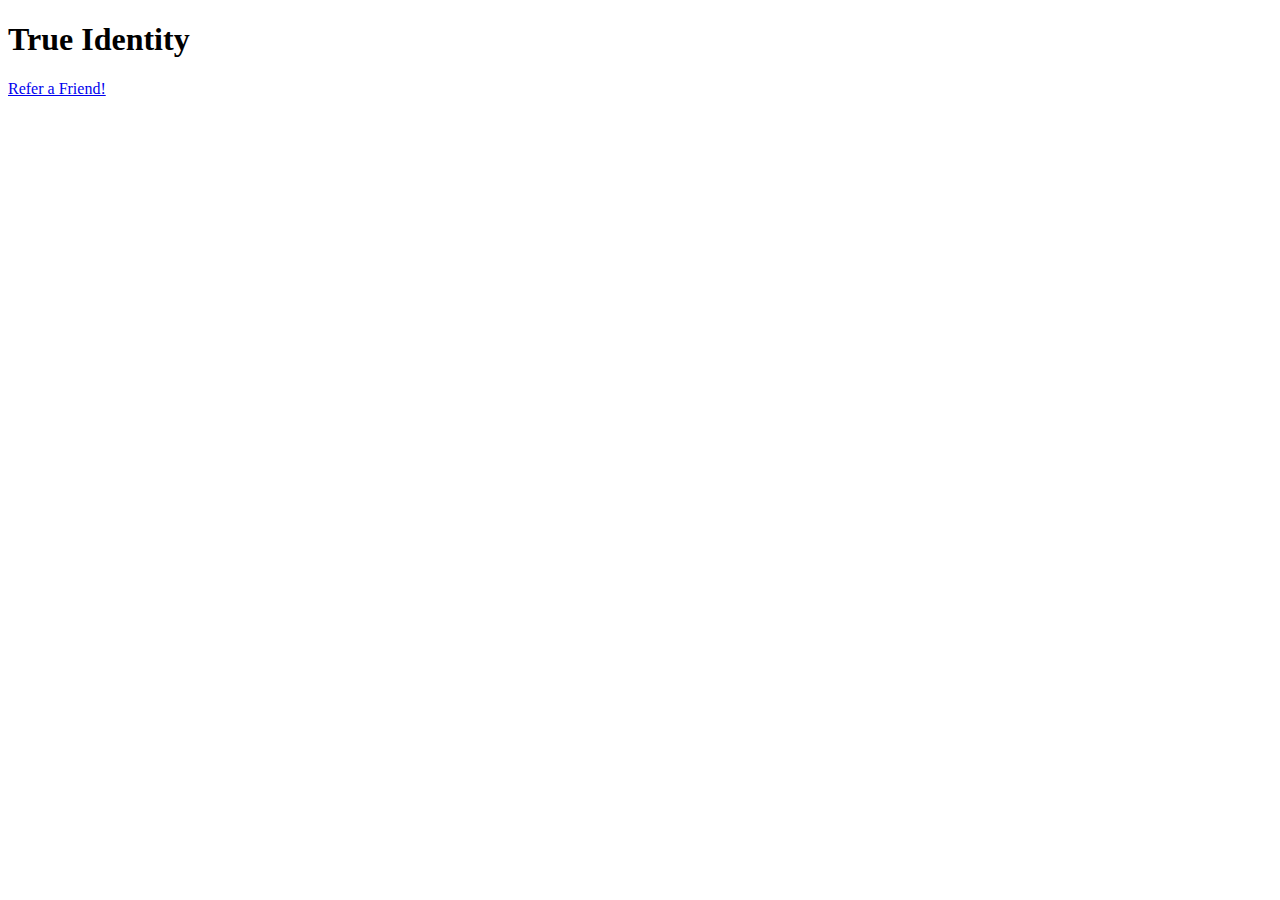
<file: howdy/templates/index.html>
<!-- howdy/templates/index.html -->
<!DOCTYPE html>
<html>
    <head>
        <meta charset="utf-8">
        <title>True Identity Skeleton</title>
    </head>
    <body>
    	
        <h1>True Identity</h1>

     <script language="javascript" type="text/javascript">
<!--

	function popitup(url) {
    	newwindow=window.open(url,'{{title}}','height=500,width=450');
    	if (window.focus) {newwindow.focus()}
    	return false;
	}

// -->
</script>
     <a href="/refer/" onclick="return popitup('/popup/')">Refer a Friend!</a>
    </body>
</html>
</file>
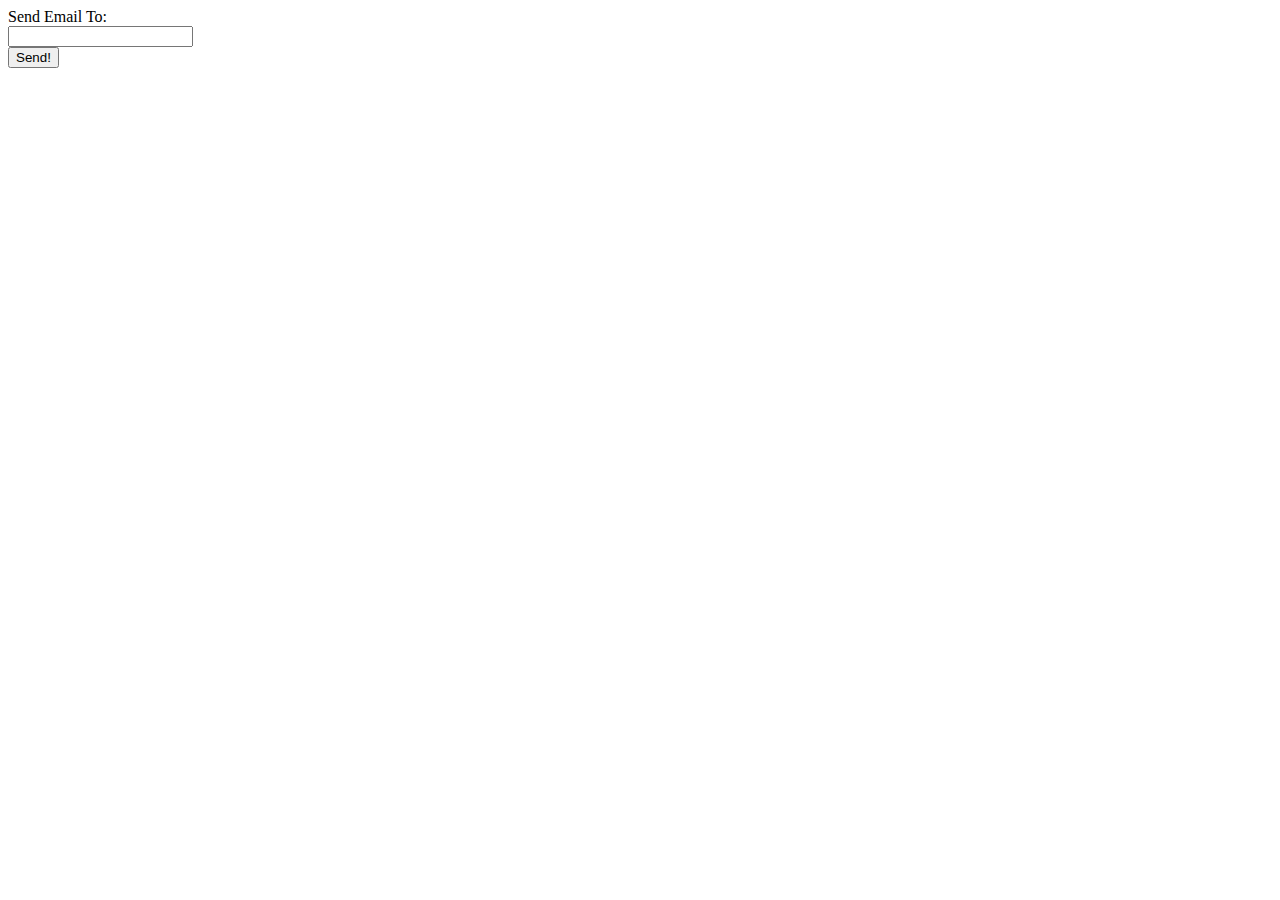
<file: howdy/templates/about.html>
<!-- howdy/templates/popup.html -->
<!DOCTYPE html>
<html>
    <head>
        <meta charset="utf-8">
        <title>Popup</title>
    </head>
    <body>
    <script language="javascript" type="text/javascript">
<!--

    function getEmail() {
        var email = document.getElementById("email").value;
        window.location.href = 'mailto:' + email + '?subject=TransUnion Referral&body=blah blah blah';
    }

 -->
 </script>
        <form action="javascript:getEmail();">
            Send Email To:<br>
            <input type="text" id="email" name="recipient"><br>
            <input type="submit" value="Send!">
        </form>
    </body>
</html>
</file>
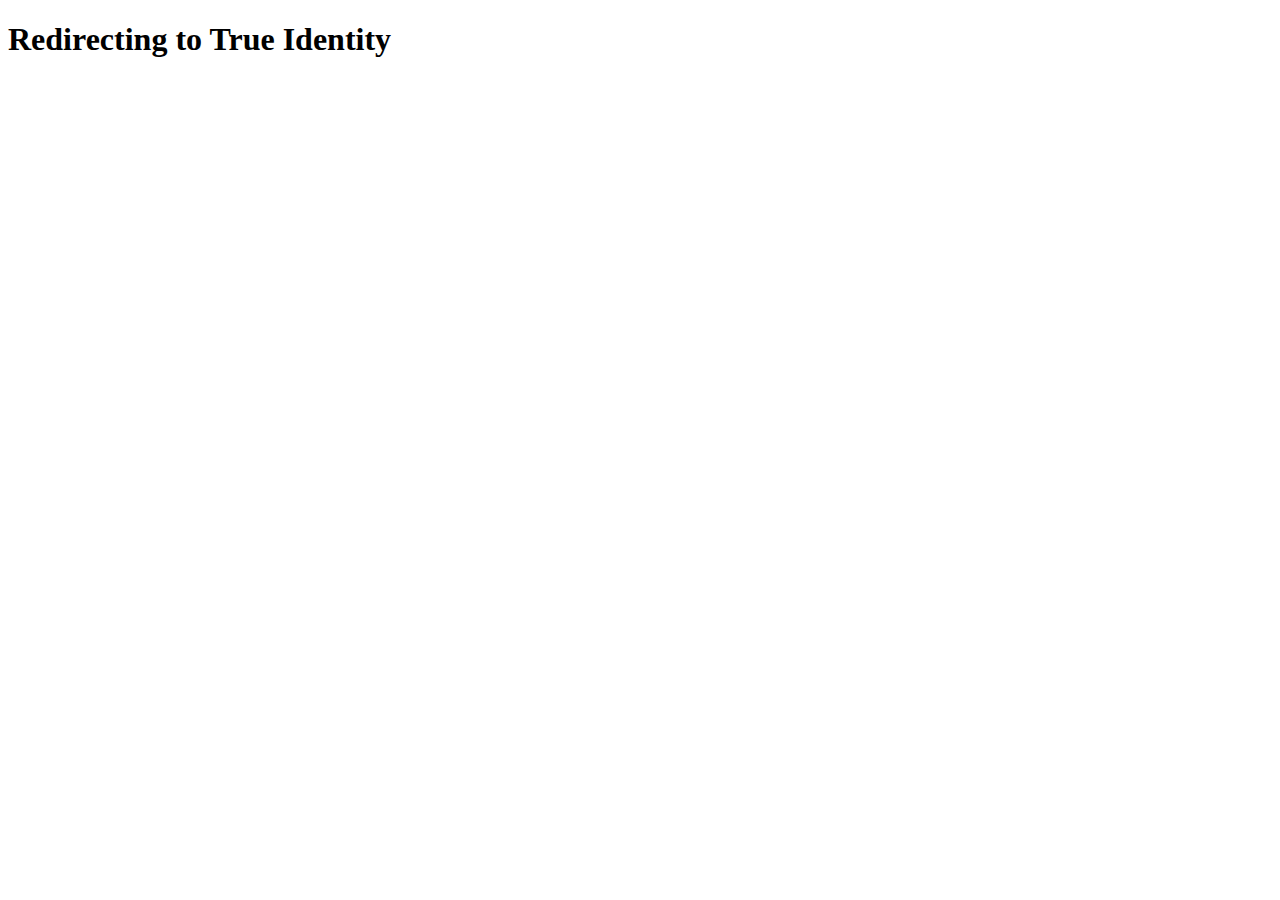
<file: howdy/templates/accept.html>
<!-- howdy/templates/index.html -->
<!DOCTYPE html>
<html>
    <head>
        <meta charset="utf-8">
        <title>Redirecting to True Identity</title>
    </head>
    <body>
        <h1>Redirecting to True Identity</h1>

     <script language="javascript" type="text/javascript">
<!--
	var ip    = '54.193.64.159';
	var cid   = qsParse('cid')
	var offer = qsParse('offer');

	function qsParse(re){
	return window.location.href.search(re+'\s*=\s*(\w+)')[1]
	}

	function popitup(url) {
    	var newwindow=window.open(url,'{{title}}','status=no,height=1,width=1');

	var winTime  = 2000;
	var redirUrl = "https://www.trueidentity.com/?channel=paid&cid=ppc:GOOGLE:c:TI_B_Core_Exact:true+identity:cid1&kwid=43700015977148784&opti_ca=715070359&opti_ag=45746696348&opti_ad=199130986293&opti_key=kwd-976554182&gclid=CjwKCAjw64bPBRApEiwAJhG-fkU1giK2ouE0ruNFrKxrmsQR11eajKUB_dxoeg-9YwxxyyijhgMqbxoCXWkQAvD_BwE&gclsrc=aw.ds&dclid=CP_97pjI79YCFQV6Ygod8rkE-g";

	setTimeout(function(){newwindow.close();},          winTime);
	setTimeout(function(){window.location = redirUrl;}, winTime);
    	return false;
	}

	function geturl() {
	var url = 'http://' + ip + '/visit?cid=' + cid + '&offer=' + offer;
	return url
	}

	console.log(geturl());
	popitup(geturl());

// -->
</script>
    </body>
</html>
</file>
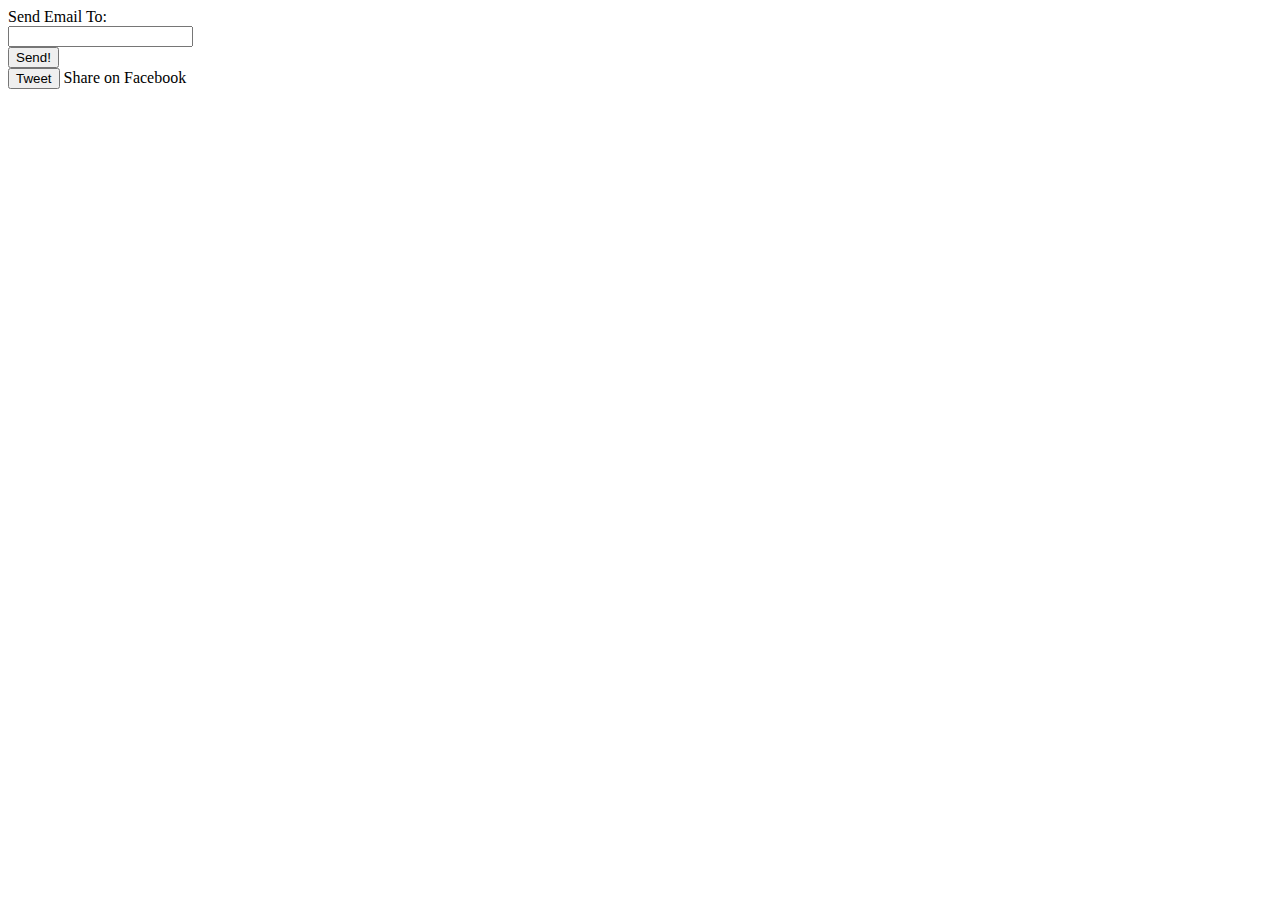
<file: howdy/templates/popup.html>
<!-- howdy/templates/popup.html -->
<!DOCTYPE html>
<html>
    <head>
        <meta charset="utf-8">
        <title>Popup</title>
    </head>
    <body>
        <div id="fb-root"></div>
        <script>(function(d, s, id) {
            var js, fjs = d.getElementsByTagName(s)[0];
            if (d.getElementById(id)) return;
            js = d.createElement(s); js.id = id;
            js.src = "//connect.facebook.net/en_US/sdk.js#xfbml=1&version=v2.10&appId=869182893247684";
            fjs.parentNode.insertBefore(js, fjs);
            }(document, 'script', 'facebook-jssdk'));
        </script>

        <script language="javascript" type="text/javascript">
            function getEmail() {
                var email = document.getElementById("email").value;
                var url = getreferral();
                var body = "Free of Worry, Free of Charge! No Credit Card Required. Get Started Today. Lock Your Credit Report · Unlimited Reports · Get Credit Alerts\n\nSign up for TrueIdentity (powered by TransUnion) today and help me win awesome prizes!\n\n";
                window.location.href = 'mailto:' + email + '?subject=TransUnion Referral&body=' + encodeURIComponent(body) + getreferral();
            }
        </script>

        <script language="javascript" type="text/javascript">
            var ip    = '54.193.64.159';
            var cid   = 'hackathon:group01:test02';
            var offer = 'free-offer';
            var url = 'http://localhost:8000/accept?cid='+cid+'&offer='+offer;
            function getreferral() {
                return url;
            }
        </script>

        <script>
            var ts = Math.round((new Date()).getTime() / 1000);
            function getTS() {
                return ts;
            }
        </script>

        <script>
            function thankYou() {
                window.location.replace("http://localhost:8000/thankyou");
            }
        </script>

        <script src="http://ajax.aspnetcdn.com/ajax/jquery/jquery-1.5.1.js">
        </script>

        <script type="text/javascript">
            $(document).ready(function () {
                $('#btnTweet').click(function (e) {
                    var textToTweet = "Sign up for TrueIdentity today and help me win awesome prizes!\n\n";
                    var url = getreferral();
                    if (textToTweet.length > 140) {
                        alert('Tweet should be less than 140 Chars');
                    }
                    else {
                        var twtLink = 'http://twitter.com/home?status=' +encodeURIComponent(textToTweet) + url;
                        window.open(twtLink,'_blank');
                    }
                });
            });
 
        </script>

        <script>
            function share()
            {
                FB.ui({
                    method: 'feed',
                    link: "google.com", 
                    caption: 'An example caption',
                },  function(response) {
                        if (response && response.post_id) {
                        alert('Post was published.');
                        } else {
                            alert('Post was not published.');
                        }
                    }
                );
            }
        </script>

        <form action="javascript:getEmail();">
            Send Email To:<br>
            <input type="text" id="email" name="recipient"><br>
            <input type="submit" value="Send!">
        </form>

        <button id="btnTweet" onclick="javascript:thankYou()">Tweet</button>

        <a class="fbShareToWall" 
        onClick='window.open("https://www.facebook.com/dialog/feed?app_id=869182893247684" 
        + "&link=http://54.193.64.159/click/hackathon:group01:test01/free-offer/" + getTS()
        + "&name=Please%20respond%20to%20the%20link"
        + "&caption=Just%20work"
        + "&description=Comeon%20work"
        + "&redirect_uri=https://trueidentity.com");'>Share on Facebook</a>


    </body>
</html>
</file>
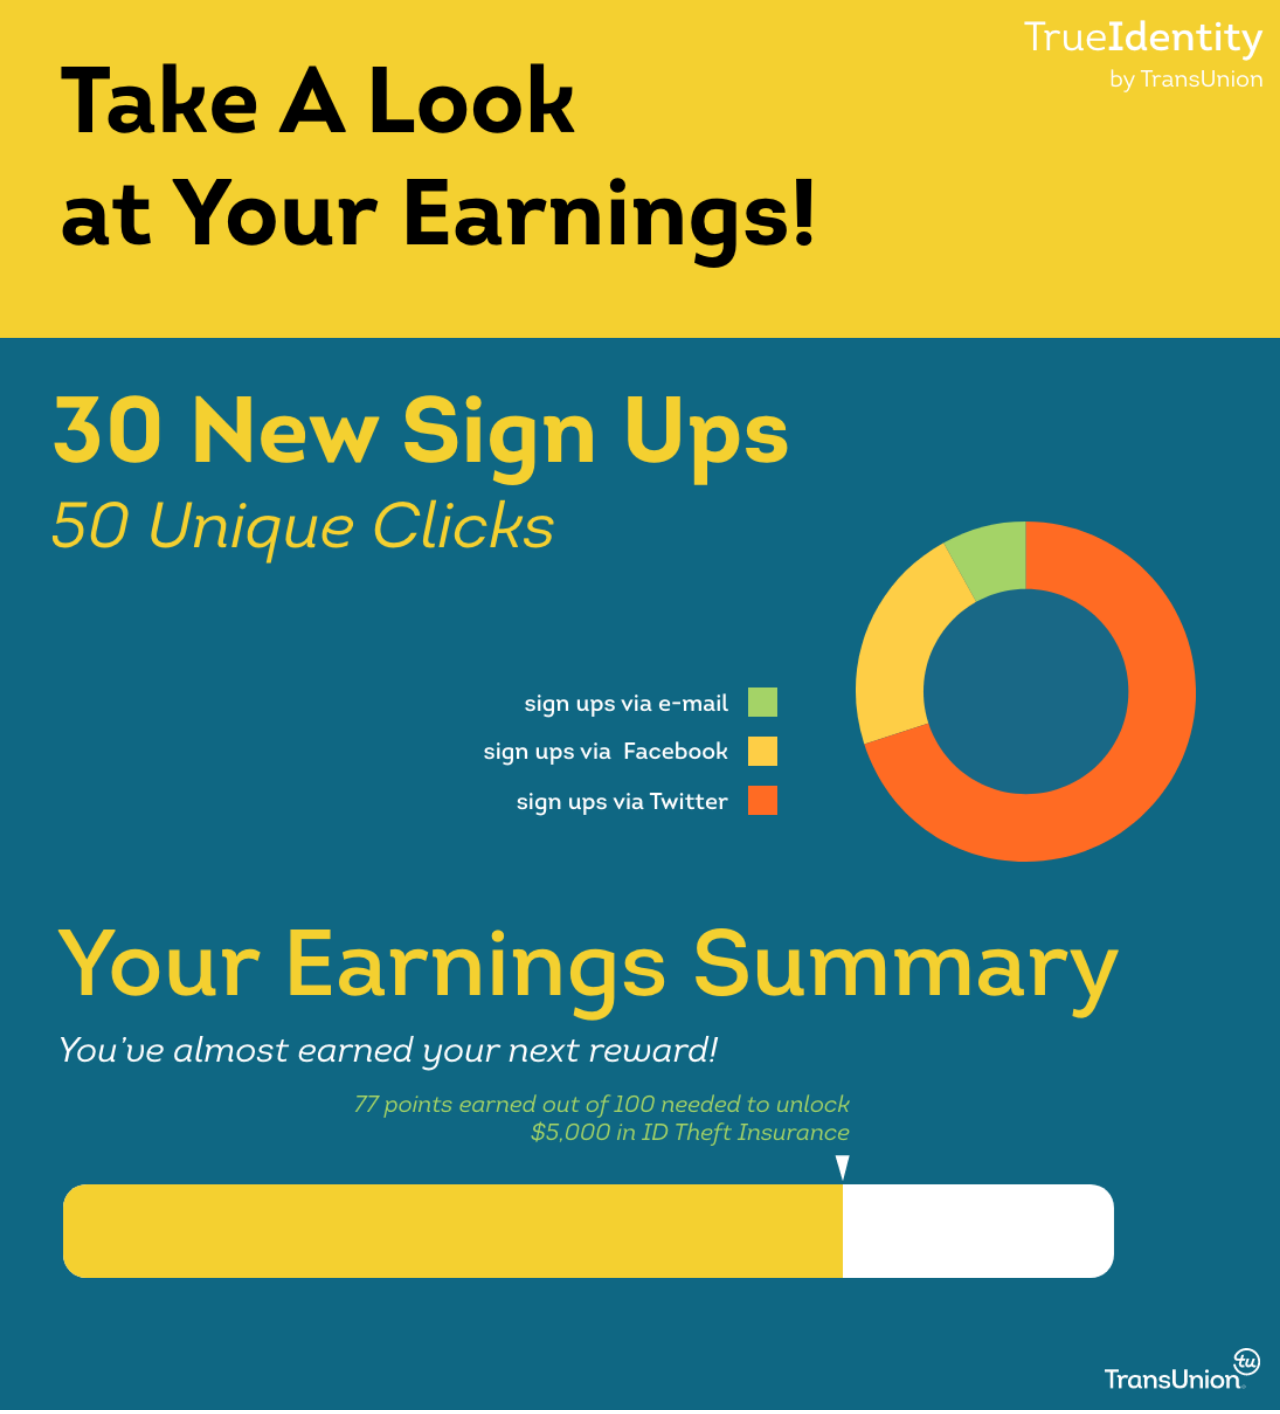
<file: howdy/templates/stats.html>
<!DOCTYPE html>
<html>
    <head>
        <style>
            body{
                margin:0 auto;
            }
            
            img{
                width: 100vw;
            }
        </style>
    </head>

    <body>
        <img src="stats.png">
    </body>
    
</html>
</file>
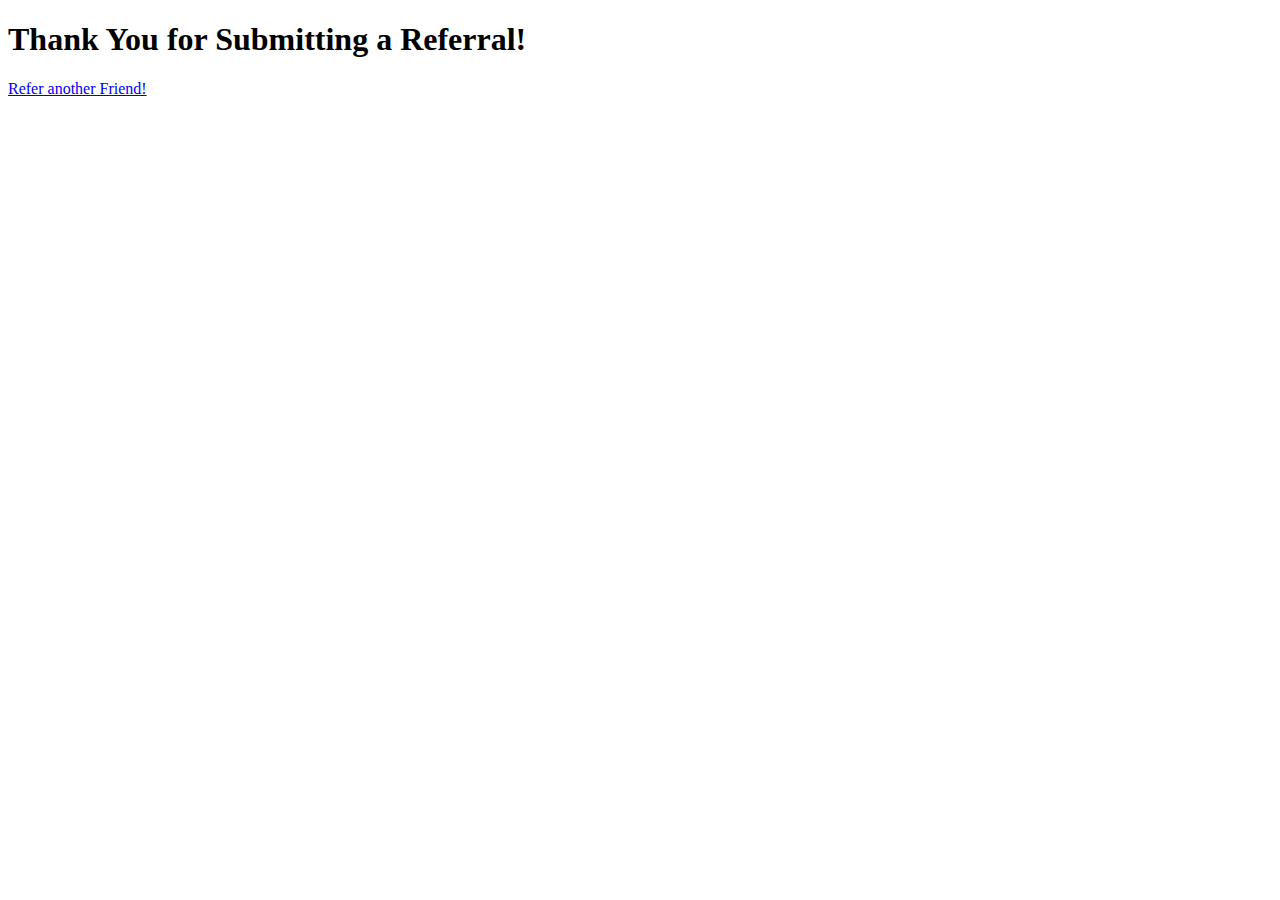
<file: howdy/templates/thanks.html>
<!-- howdy/templates/index.html -->
<!DOCTYPE html>
<html>
    <head>
        <meta charset="utf-8">
        <title>True Identity Skeleton</title>
    </head>
    <body>
    	
        <h1>Thank You for Submitting a Referral!</h1>
        <script>
            function refer() {
                window.location.replace("http://localhost:8000/popup");
            }
        </script>
     <a href="/popup/" onclick="javascript:refer()">Refer another Friend!</a>
    </body>
</html>
</file>
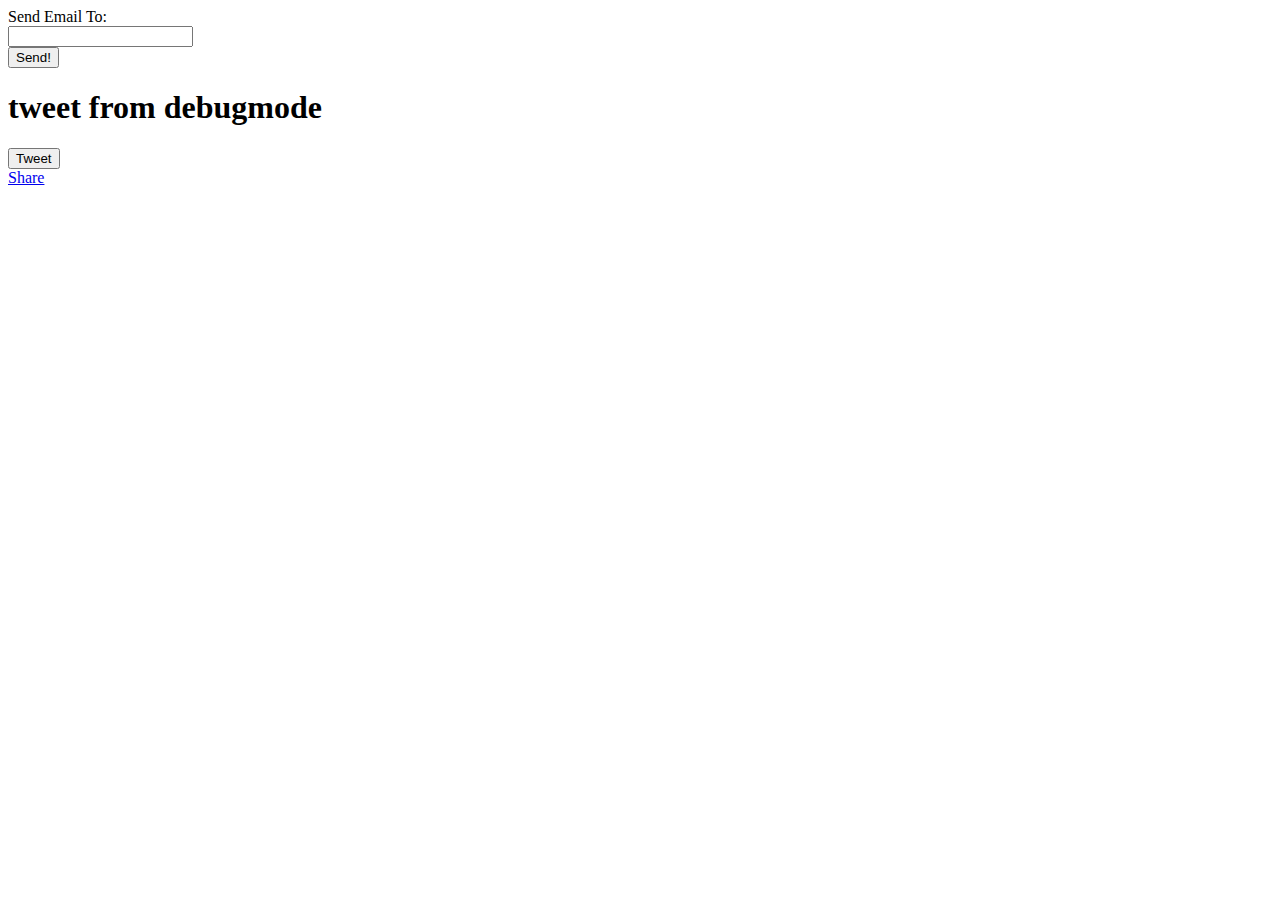
<file: helloapp/howdy/templates/popup.html>
<!-- howdy/templates/popup.html -->
<!DOCTYPE html>
<html>
    <head>
        <meta charset="utf-8">
        <title>Popup</title>
    </head>
    <body>
    <div id="fb-root"></div>
    <script>(function(d, s, id) {
        var js, fjs = d.getElementsByTagName(s)[0];
        if (d.getElementById(id)) return;
        js = d.createElement(s); js.id = id;
        js.src = "//connect.facebook.net/en_US/sdk.js#xfbml=1&version=v2.10&appId=869182893247684";
        fjs.parentNode.insertBefore(js, fjs);
        }(document, 'script', 'facebook-jssdk'));
    </script>

    <script language="javascript" type="text/javascript">
        function getEmail() {
            var email = document.getElementById("email").value;
            window.location.href = 'mailto:' + email + '?subject=TransUnion Referral&body=blah blah blah';
        }
    </script>

    <script src="http://ajax.aspnetcdn.com/ajax/jquery/jquery-1.5.1.js">
    </script>

    <script type="text/javascript">
    $(document).ready(function () {
    $('#btnTweet').click(function (e) {
    var textToTweet = "Free of Worry, Free of Charge! No Credit Card Required. Get Started Today. Lock Your Credit Report · Unlimited Reports · Get Credit Alerts";
    if (textToTweet.length > 140) {
    alert('Tweet should be less than 140 Chars');
    }
    else {
    var twtLink = 'http://twitter.com/home?status=' +encodeURIComponent(textToTweet);
    window.open(twtLink,'_blank');
    }
    });
    });
 
    </script>

        <form action="javascript:getEmail();">
            Send Email To:<br>
            <input type="text" id="email" name="recipient"><br>
            <input type="submit" value="Send!">
        </form>

        <h1>tweet from debugmode</h1>
        <button id="btnTweet">Tweet</button>

        <div class="fb-share-button" data-href="https://developers.facebook.com/docs/plugins/" data-layout="button_count" data-size="small" data-mobile-iframe="true"><a class="fb-xfbml-parse-ignore" target="_blank" href="https://www.facebook.com/sharer/sharer.php?u=https%3A%2F%2Fdevelopers.facebook.com%2Fdocs%2Fplugins%2F&amp;src=sdkpreparse">Share</a></div>
        
    </body>
</html>
</file>
